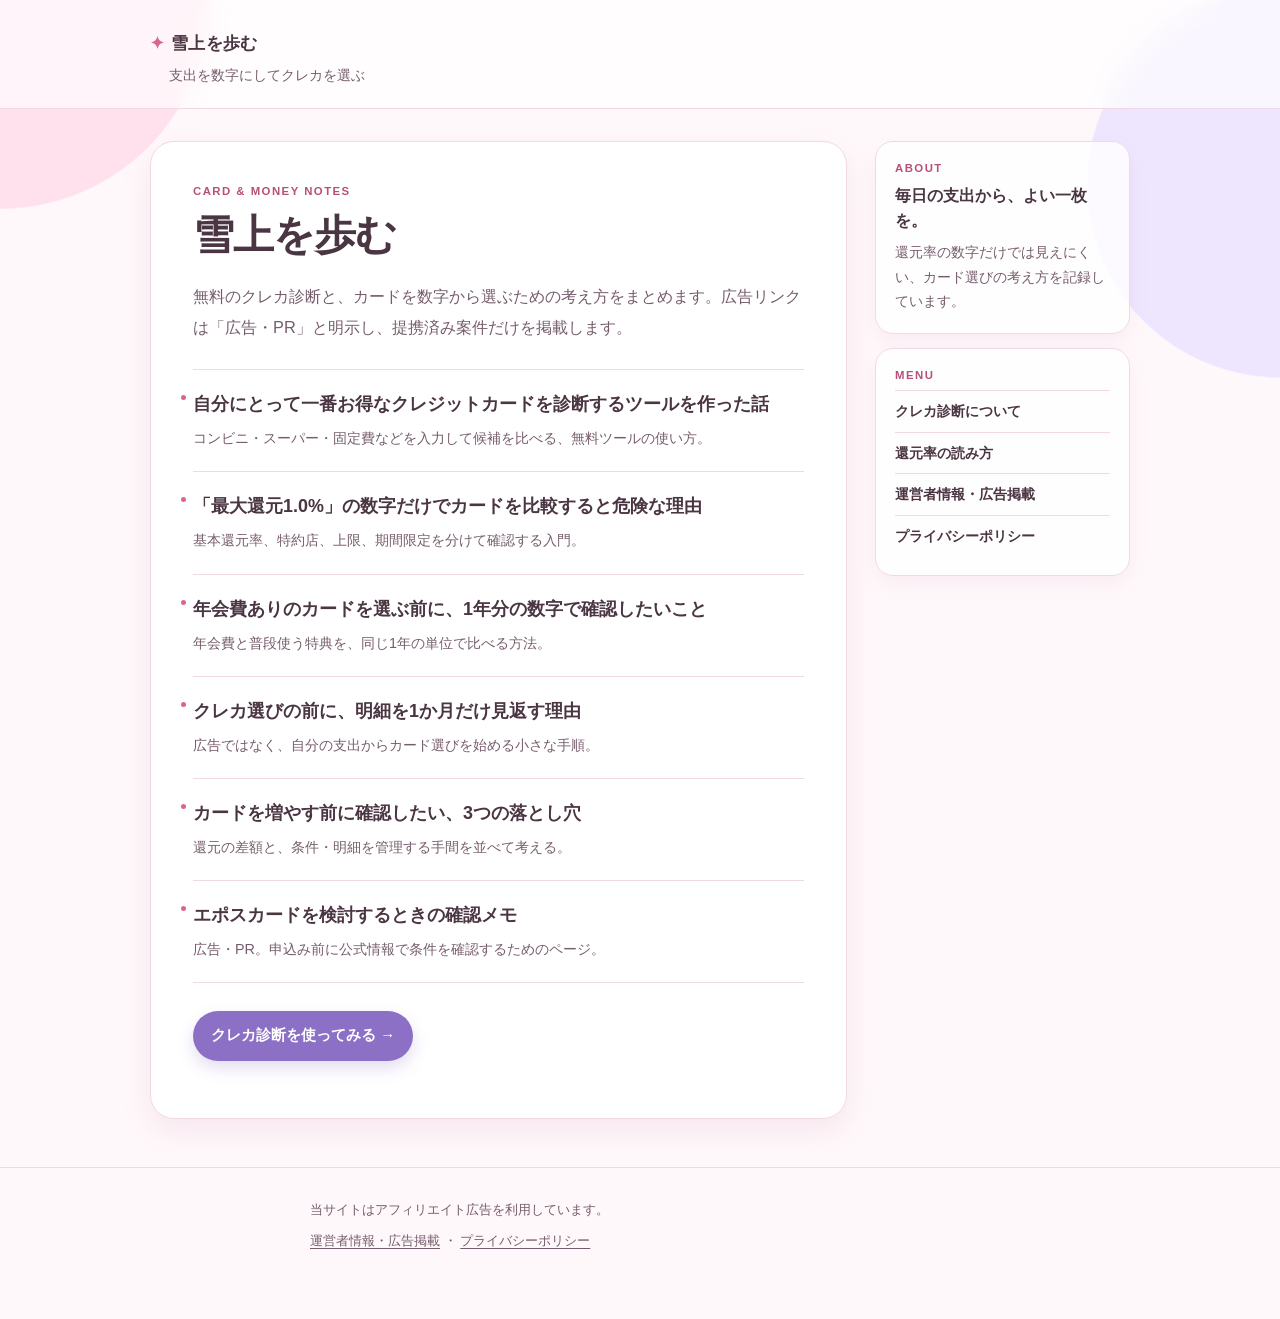
<file: blog/index.html>
<!doctype html>
<html lang="ja"><head><meta charset="utf-8"><meta name="viewport" content="width=device-width,initial-scale=1"><title>雪上を歩む</title><meta name="description" content="支出を数字にして、暮らしに合うクレジットカードを選ぶための記録です。"><link rel="stylesheet" href="style.css"></head>
<body><header class="site"><div class="wrap"><a class="home" href="index.html">雪上を歩む</a><div class="tagline">支出を数字にしてクレカを選ぶ</div></div></header><main class="blog-layout wrap"><section class="feed" aria-label="記事一覧"><p class="eyebrow">CARD &amp; MONEY NOTES</p><h1>雪上を歩む</h1><p class="lead">無料のクレカ診断と、カードを数字から選ぶための考え方をまとめます。広告リンクは「広告・PR」と明示し、提携済み案件だけを掲載します。</p><ul class="postlist"><li><a href="introducing-creca-optimizer.html">自分にとって一番お得なクレジットカードを診断するツールを作った話</a><div class="d">コンビニ・スーパー・固定費などを入力して候補を比べる、無料ツールの使い方。</div></li><li><a href="how-reward-rates-work.html">「最大還元1.0%」の数字だけでカードを比較すると危険な理由</a><div class="d">基本還元率、特約店、上限、期間限定を分けて確認する入門。</div></li><li><a href="annual-fee-checklist.html">年会費ありのカードを選ぶ前に、1年分の数字で確認したいこと</a><div class="d">年会費と普段使う特典を、同じ1年の単位で比べる方法。</div></li><li><a href="statement-csv-first.html">クレカ選びの前に、明細を1か月だけ見返す理由</a><div class="d">広告ではなく、自分の支出からカード選びを始める小さな手順。</div></li><li><a href="three-card-traps.html">カードを増やす前に確認したい、3つの落とし穴</a><div class="d">還元の差額と、条件・明細を管理する手間を並べて考える。</div></li><li><a href="epos-card.html">エポスカードを検討するときの確認メモ</a><div class="d">広告・PR。申込み前に公式情報で条件を確認するためのページ。</div></li></ul><p><a class="cta" href="../index.html">クレカ診断を使ってみる →</a></p></section><aside class="blog-aside" aria-label="ブログ案内"><section class="aside-card intro-card"><p class="aside-label">ABOUT</p><h2>毎日の支出から、よい一枚を。</h2><p>還元率の数字だけでは見えにくい、カード選びの考え方を記録しています。</p></section><nav class="aside-card" aria-label="サイト案内"><p class="aside-label">MENU</p><a href="introducing-creca-optimizer.html">クレカ診断について</a><a href="how-reward-rates-work.html">還元率の読み方</a><a href="../about.html">運営者情報・広告掲載</a><a href="../privacy.html">プライバシーポリシー</a></nav></aside></main><footer class="site"><div class="wrap"><p>当サイトはアフィリエイト広告を利用しています。</p><p><a href="../about.html">運営者情報・広告掲載</a> ・ <a href="../privacy.html">プライバシーポリシー</a></p></div></footer></body></html>
</file>
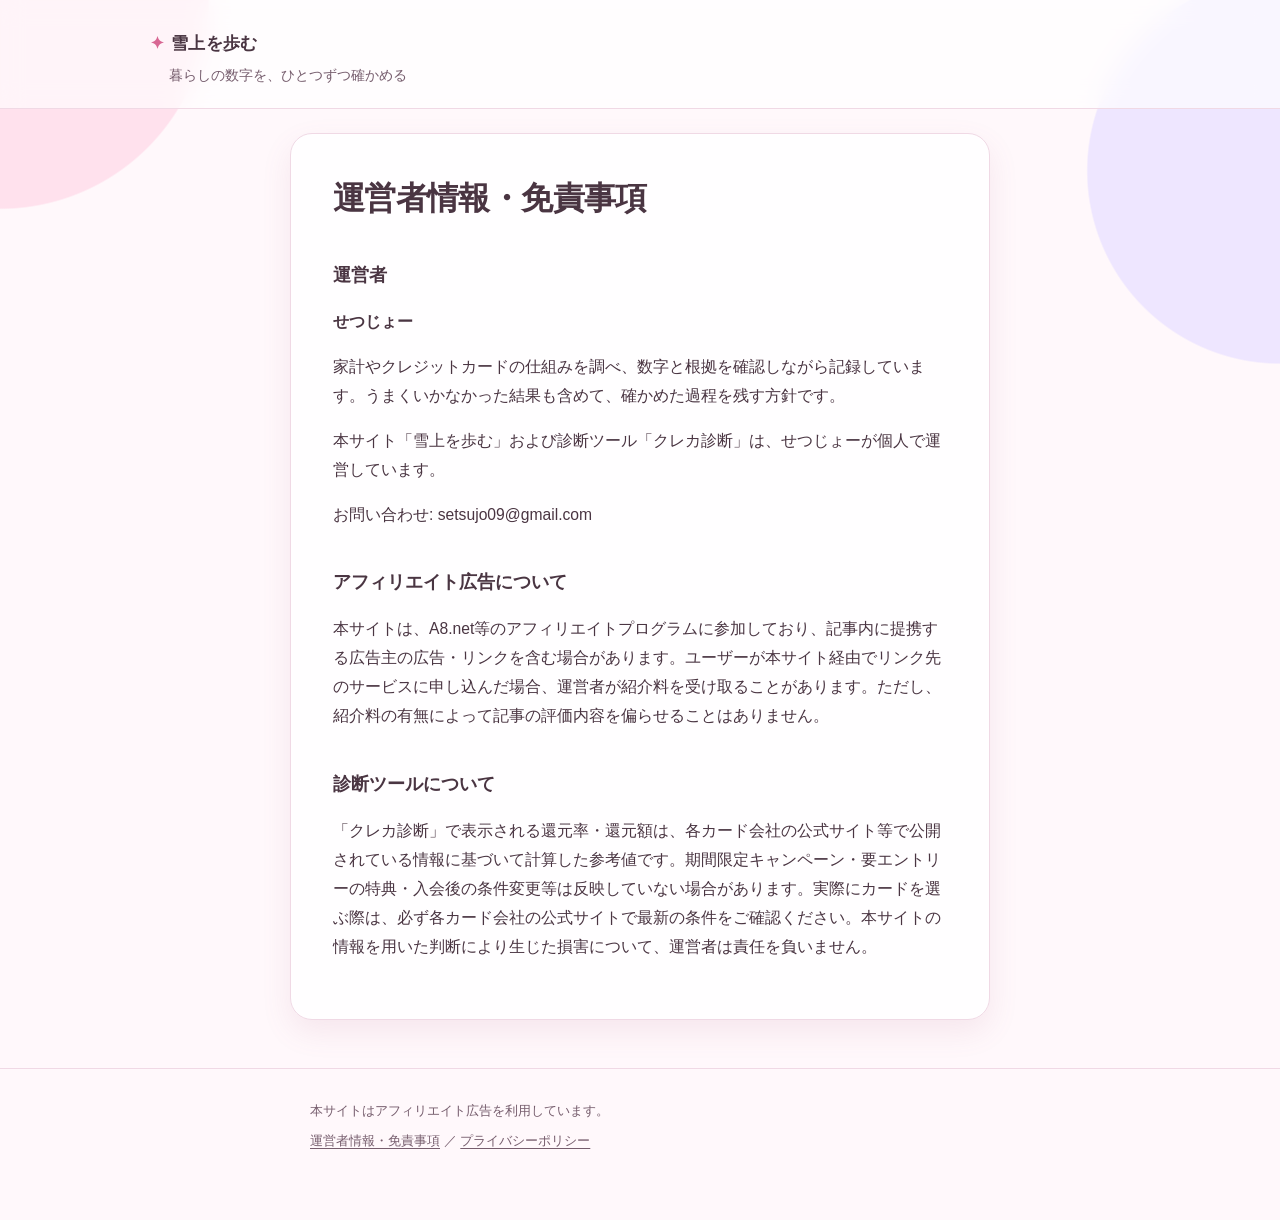
<file: about.html>
<!doctype html>
<html lang="ja">
<head>
<meta charset="utf-8">
<meta name="viewport" content="width=device-width,initial-scale=1">
<title>運営者情報・免責事項 | 雪上を歩む</title>
<meta name="description" content="雪上を歩むおよび診断ツール「クレカ診断」の運営者情報、アフィリエイト広告の表示、免責事項。">
<link rel="stylesheet" href="blog/style.css">
</head>
<body>

<header class="site">
  <div class="wrap">
    <a class="home" href="blog/index.html">雪上を歩む</a>
    <div class="tagline">暮らしの数字を、ひとつずつ確かめる</div>
  </div>
</header>

<main class="wrap">
  <h1>運営者情報・免責事項</h1>

  <h2>運営者</h2>
  <p><strong>せつじょー</strong></p>
  <p>家計やクレジットカードの仕組みを調べ、数字と根拠を確認しながら記録しています。うまくいかなかった結果も含めて、確かめた過程を残す方針です。</p>
  <p>本サイト「雪上を歩む」および診断ツール「クレカ診断」は、せつじょーが個人で運営しています。</p>
  <p>お問い合わせ: setsujo09@gmail.com</p>

  <h2>アフィリエイト広告について</h2>
  <p>本サイトは、A8.net等のアフィリエイトプログラムに参加しており、記事内に提携する広告主の広告・リンクを含む場合があります。ユーザーが本サイト経由でリンク先のサービスに申し込んだ場合、運営者が紹介料を受け取ることがあります。ただし、紹介料の有無によって記事の評価内容を偏らせることはありません。</p>

  <h2>診断ツールについて</h2>
  <p>「クレカ診断」で表示される還元率・還元額は、各カード会社の公式サイト等で公開されている情報に基づいて計算した参考値です。期間限定キャンペーン・要エントリーの特典・入会後の条件変更等は反映していない場合があります。実際にカードを選ぶ際は、必ず各カード会社の公式サイトで最新の条件をご確認ください。本サイトの情報を用いた判断により生じた損害について、運営者は責任を負いません。</p>
</main>

<footer class="site">
  <div class="wrap">
    <p>本サイトはアフィリエイト広告を利用しています。</p>
    <p><a href="about.html">運営者情報・免責事項</a> ／ <a href="privacy.html">プライバシーポリシー</a></p>
  </div>
</footer>

</body>
</html>
</file>
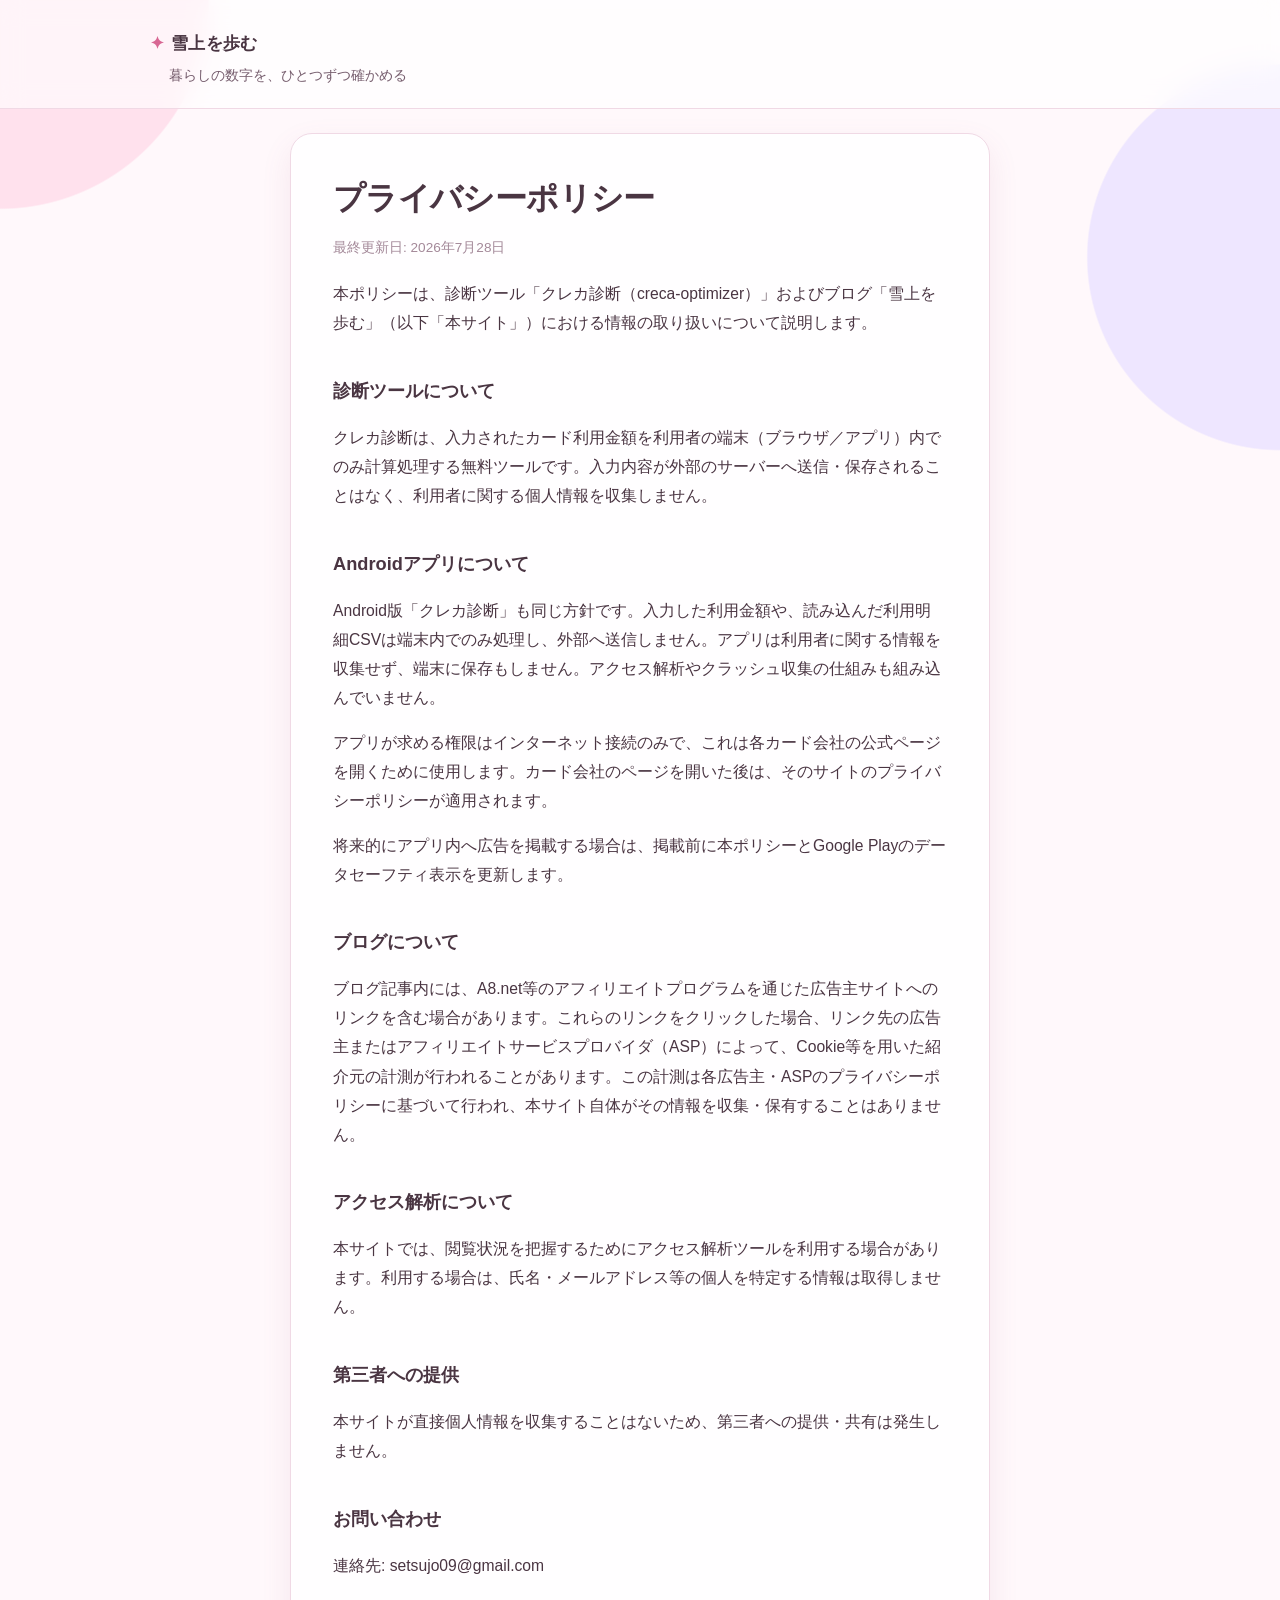
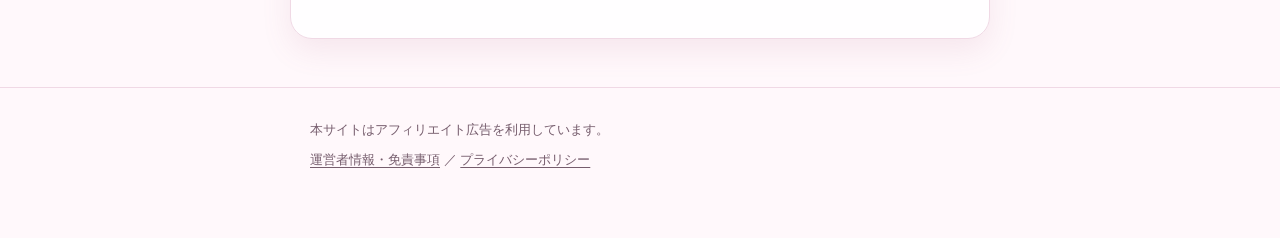
<file: privacy.html>
<!doctype html>
<html lang="ja">
<head>
<meta charset="utf-8">
<meta name="viewport" content="width=device-width,initial-scale=1">
<title>プライバシーポリシー | 雪上を歩む</title>
<meta name="description" content="診断ツール「クレカ診断」およびブログ「雪上を歩む」における情報の取り扱いについて。">
<link rel="stylesheet" href="blog/style.css">
</head>
<body>

<header class="site">
  <div class="wrap">
    <a class="home" href="blog/index.html">雪上を歩む</a>
    <div class="tagline">暮らしの数字を、ひとつずつ確かめる</div>
  </div>
</header>

<main class="wrap">
  <h1>プライバシーポリシー</h1>
  <p class="meta">最終更新日: 2026年7月28日</p>

  <p>本ポリシーは、診断ツール「クレカ診断（creca-optimizer）」およびブログ「雪上を歩む」（以下「本サイト」）における情報の取り扱いについて説明します。</p>

  <h2>診断ツールについて</h2>
  <p>クレカ診断は、入力されたカード利用金額を利用者の端末（ブラウザ／アプリ）内でのみ計算処理する無料ツールです。入力内容が外部のサーバーへ送信・保存されることはなく、利用者に関する個人情報を収集しません。</p>

  <h2>Androidアプリについて</h2>
  <p>Android版「クレカ診断」も同じ方針です。入力した利用金額や、読み込んだ利用明細CSVは端末内でのみ処理し、外部へ送信しません。アプリは利用者に関する情報を収集せず、端末に保存もしません。アクセス解析やクラッシュ収集の仕組みも組み込んでいません。</p>
  <p>アプリが求める権限はインターネット接続のみで、これは各カード会社の公式ページを開くために使用します。カード会社のページを開いた後は、そのサイトのプライバシーポリシーが適用されます。</p>
  <p>将来的にアプリ内へ広告を掲載する場合は、掲載前に本ポリシーとGoogle Playのデータセーフティ表示を更新します。</p>

  <h2>ブログについて</h2>
  <p>ブログ記事内には、A8.net等のアフィリエイトプログラムを通じた広告主サイトへのリンクを含む場合があります。これらのリンクをクリックした場合、リンク先の広告主またはアフィリエイトサービスプロバイダ（ASP）によって、Cookie等を用いた紹介元の計測が行われることがあります。この計測は各広告主・ASPのプライバシーポリシーに基づいて行われ、本サイト自体がその情報を収集・保有することはありません。</p>

  <h2>アクセス解析について</h2>
  <p>本サイトでは、閲覧状況を把握するためにアクセス解析ツールを利用する場合があります。利用する場合は、氏名・メールアドレス等の個人を特定する情報は取得しません。</p>

  <h2>第三者への提供</h2>
  <p>本サイトが直接個人情報を収集することはないため、第三者への提供・共有は発生しません。</p>

  <h2>お問い合わせ</h2>
  <p>連絡先: setsujo09@gmail.com</p>
</main>

<footer class="site">
  <div class="wrap">
    <p>本サイトはアフィリエイト広告を利用しています。</p>
    <p><a href="about.html">運営者情報・免責事項</a> ／ <a href="privacy.html">プライバシーポリシー</a></p>
  </div>
</footer>

</body>
</html>
</file>
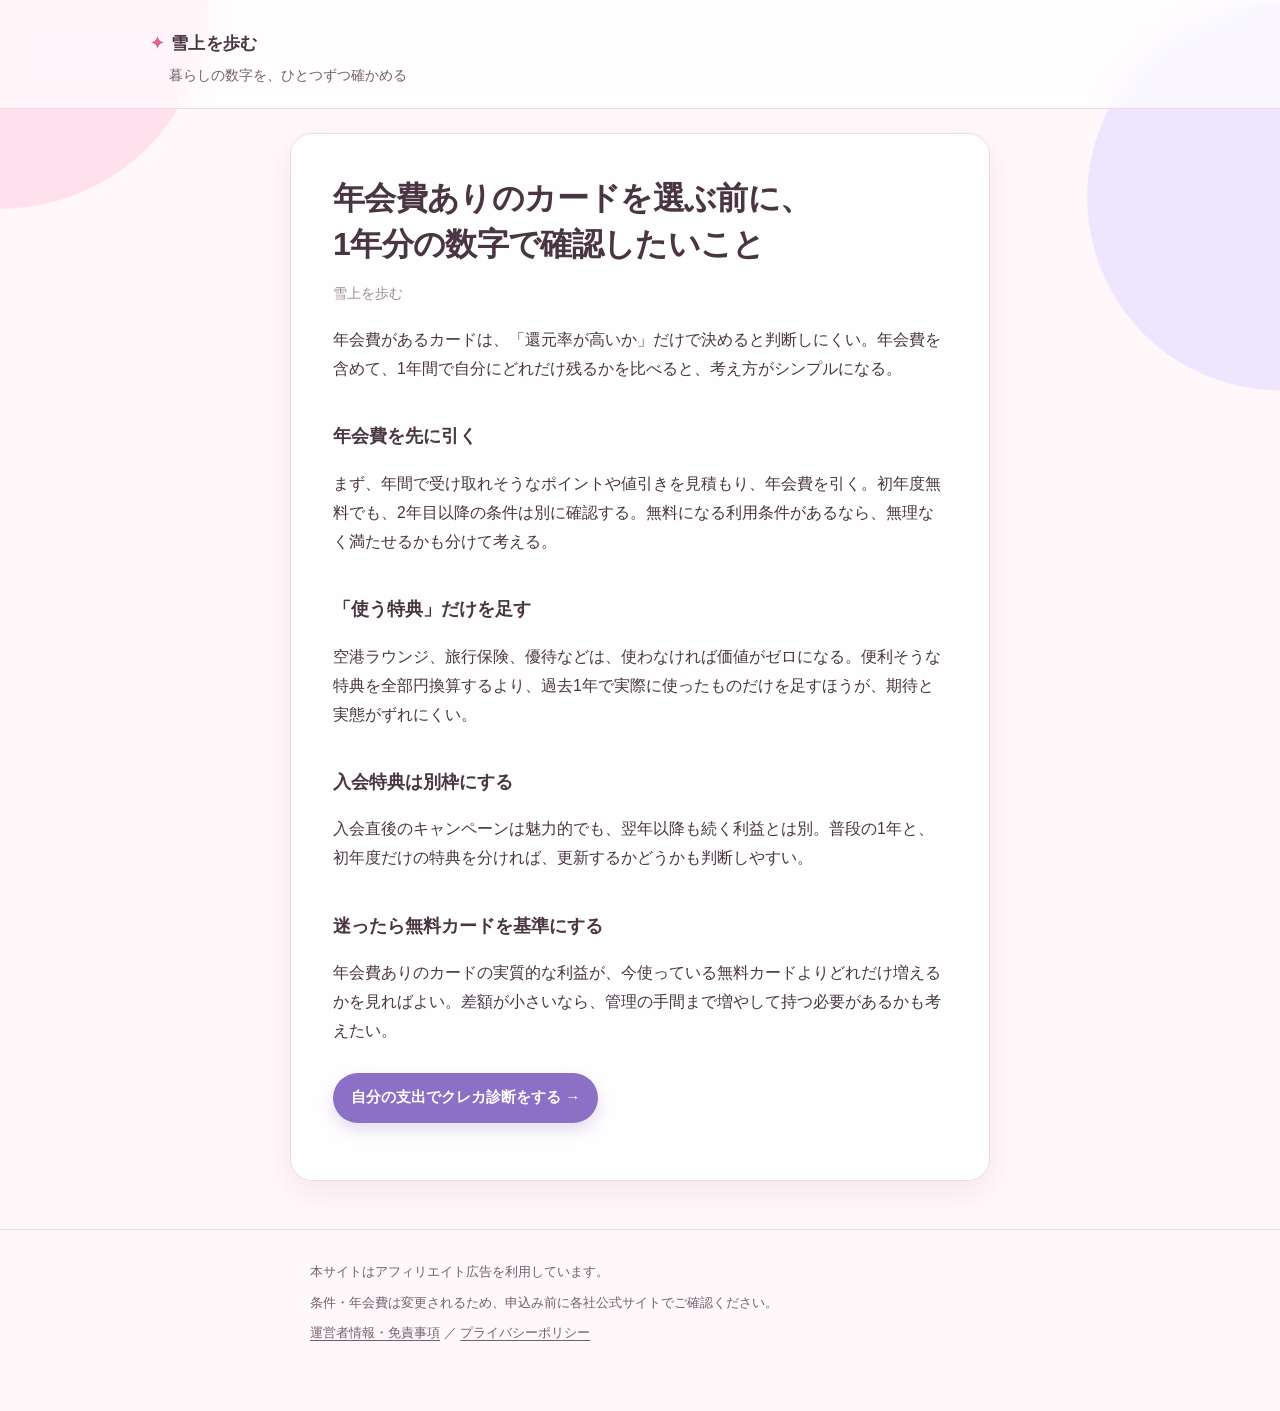
<file: blog/annual-fee-checklist.html>
<!doctype html>
<html lang="ja"><head><meta charset="utf-8"><meta name="viewport" content="width=device-width,initial-scale=1"><title>年会費ありのカードを選ぶ前に、1年分の数字で確認したいこと | 雪上を歩む</title><meta name="description" content="年会費と還元、使う特典を同じ1年間の単位で比べるためのシンプルな確認方法です。"><link rel="stylesheet" href="style.css"></head>
<body><header class="site"><div class="wrap"><a class="home" href="index.html">雪上を歩む</a><div class="tagline">暮らしの数字を、ひとつずつ確かめる</div></div></header><main class="wrap"><h1>年会費ありのカードを選ぶ前に、<br>1年分の数字で確認したいこと</h1><p class="meta">雪上を歩む</p><p>年会費があるカードは、「還元率が高いか」だけで決めると判断しにくい。年会費を含めて、1年間で自分にどれだけ残るかを比べると、考え方がシンプルになる。</p><h2>年会費を先に引く</h2><p>まず、年間で受け取れそうなポイントや値引きを見積もり、年会費を引く。初年度無料でも、2年目以降の条件は別に確認する。無料になる利用条件があるなら、無理なく満たせるかも分けて考える。</p><h2>「使う特典」だけを足す</h2><p>空港ラウンジ、旅行保険、優待などは、使わなければ価値がゼロになる。便利そうな特典を全部円換算するより、過去1年で実際に使ったものだけを足すほうが、期待と実態がずれにくい。</p><h2>入会特典は別枠にする</h2><p>入会直後のキャンペーンは魅力的でも、翌年以降も続く利益とは別。普段の1年と、初年度だけの特典を分ければ、更新するかどうかも判断しやすい。</p><h2>迷ったら無料カードを基準にする</h2><p>年会費ありのカードの実質的な利益が、今使っている無料カードよりどれだけ増えるかを見ればよい。差額が小さいなら、管理の手間まで増やして持つ必要があるかも考えたい。</p><p><a class="cta" href="../index.html">自分の支出でクレカ診断をする →</a></p></main><footer class="site"><div class="wrap"><p>本サイトはアフィリエイト広告を利用しています。</p><p>条件・年会費は変更されるため、申込み前に各社公式サイトでご確認ください。</p><p><a href="../about.html">運営者情報・免責事項</a> ／ <a href="../privacy.html">プライバシーポリシー</a></p></div></footer></body></html>
</file>
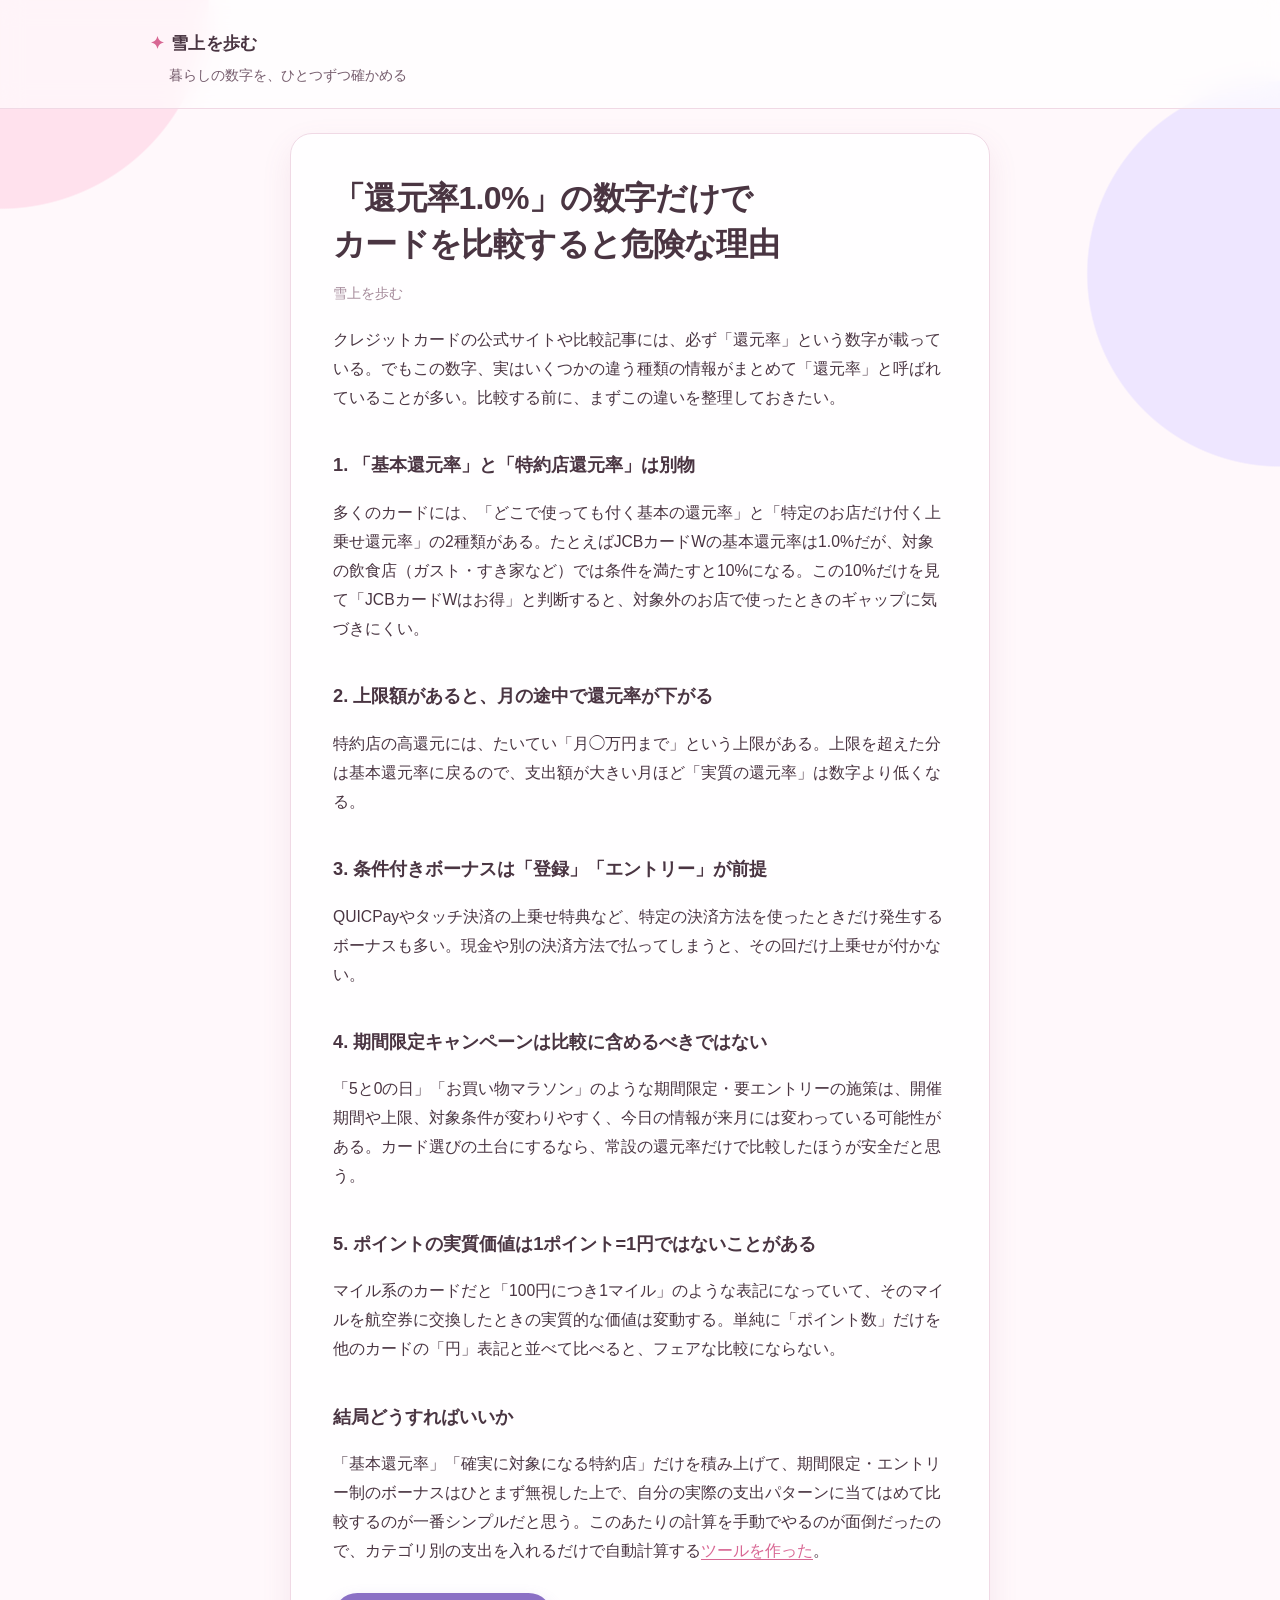
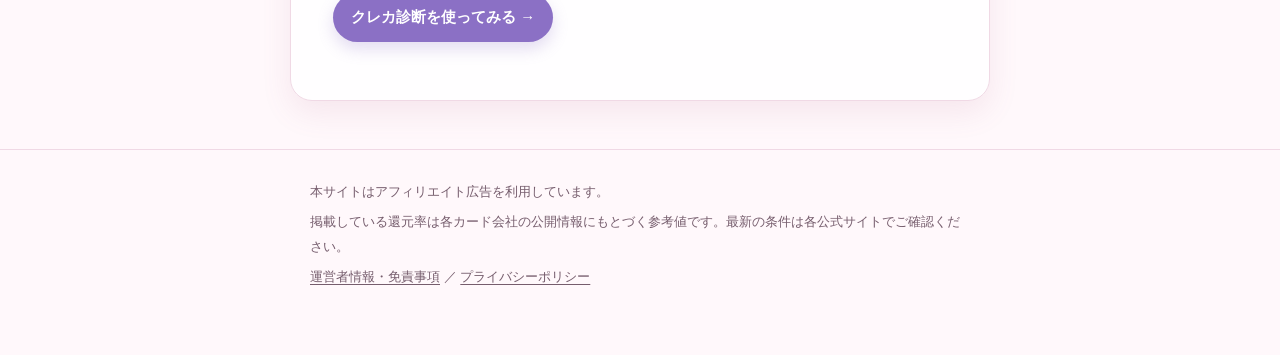
<file: blog/how-reward-rates-work.html>
<!doctype html>
<html lang="ja">
<head>
<meta charset="utf-8">
<meta name="viewport" content="width=device-width,initial-scale=1">
<title>「還元率1.0%」の数字だけでカードを比較すると危険な理由 | 雪上を歩む</title>
<meta name="description" content="還元率には基本還元率・特約店レート・上限つき・期間限定が混ざっています。カードを比較する前に整理しておきたい5つのポイント。">
<link rel="stylesheet" href="style.css">
</head>
<body>

<header class="site">
  <div class="wrap">
    <a class="home" href="index.html">雪上を歩む</a>
    <div class="tagline">暮らしの数字を、ひとつずつ確かめる</div>
  </div>
</header>

<main class="wrap">
  <h1>「還元率1.0%」の数字だけでカードを比較すると危険な理由</h1>
  <p class="meta">雪上を歩む</p>

  <p>クレジットカードの公式サイトや比較記事には、必ず「還元率」という数字が載っている。でもこの数字、実はいくつかの違う種類の情報がまとめて「還元率」と呼ばれていることが多い。比較する前に、まずこの違いを整理しておきたい。</p>

  <h2>1. 「基本還元率」と「特約店還元率」は別物</h2>
  <p>多くのカードには、「どこで使っても付く基本の還元率」と「特定のお店だけ付く上乗せ還元率」の2種類がある。たとえばJCBカードWの基本還元率は1.0%だが、対象の飲食店（ガスト・すき家など）では条件を満たすと10%になる。この10%だけを見て「JCBカードWはお得」と判断すると、対象外のお店で使ったときのギャップに気づきにくい。</p>

  <h2>2. 上限額があると、月の途中で還元率が下がる</h2>
  <p>特約店の高還元には、たいてい「月◯万円まで」という上限がある。上限を超えた分は基本還元率に戻るので、支出額が大きい月ほど「実質の還元率」は数字より低くなる。</p>

  <h2>3. 条件付きボーナスは「登録」「エントリー」が前提</h2>
  <p>QUICPayやタッチ決済の上乗せ特典など、特定の決済方法を使ったときだけ発生するボーナスも多い。現金や別の決済方法で払ってしまうと、その回だけ上乗せが付かない。</p>

  <h2>4. 期間限定キャンペーンは比較に含めるべきではない</h2>
  <p>「5と0の日」「お買い物マラソン」のような期間限定・要エントリーの施策は、開催期間や上限、対象条件が変わりやすく、今日の情報が来月には変わっている可能性がある。カード選びの土台にするなら、常設の還元率だけで比較したほうが安全だと思う。</p>

  <h2>5. ポイントの実質価値は1ポイント=1円ではないことがある</h2>
  <p>マイル系のカードだと「100円につき1マイル」のような表記になっていて、そのマイルを航空券に交換したときの実質的な価値は変動する。単純に「ポイント数」だけを他のカードの「円」表記と並べて比べると、フェアな比較にならない。</p>

  <h2>結局どうすればいいか</h2>
  <p>「基本還元率」「確実に対象になる特約店」だけを積み上げて、期間限定・エントリー制のボーナスはひとまず無視した上で、自分の実際の支出パターンに当てはめて比較するのが一番シンプルだと思う。このあたりの計算を手動でやるのが面倒だったので、カテゴリ別の支出を入れるだけで自動計算する<a href="introducing-creca-optimizer.html">ツールを作った</a>。</p>

  <p><a class="cta" href="../index.html">クレカ診断を使ってみる →</a></p>
</main>

<footer class="site">
  <div class="wrap">
    <p>本サイトはアフィリエイト広告を利用しています。</p>
    <p>掲載している還元率は各カード会社の公開情報にもとづく参考値です。最新の条件は各公式サイトでご確認ください。</p>
    <p><a href="../about.html">運営者情報・免責事項</a> ／ <a href="../privacy.html">プライバシーポリシー</a></p>
  </div>
</footer>

</body>
</html>
</file>
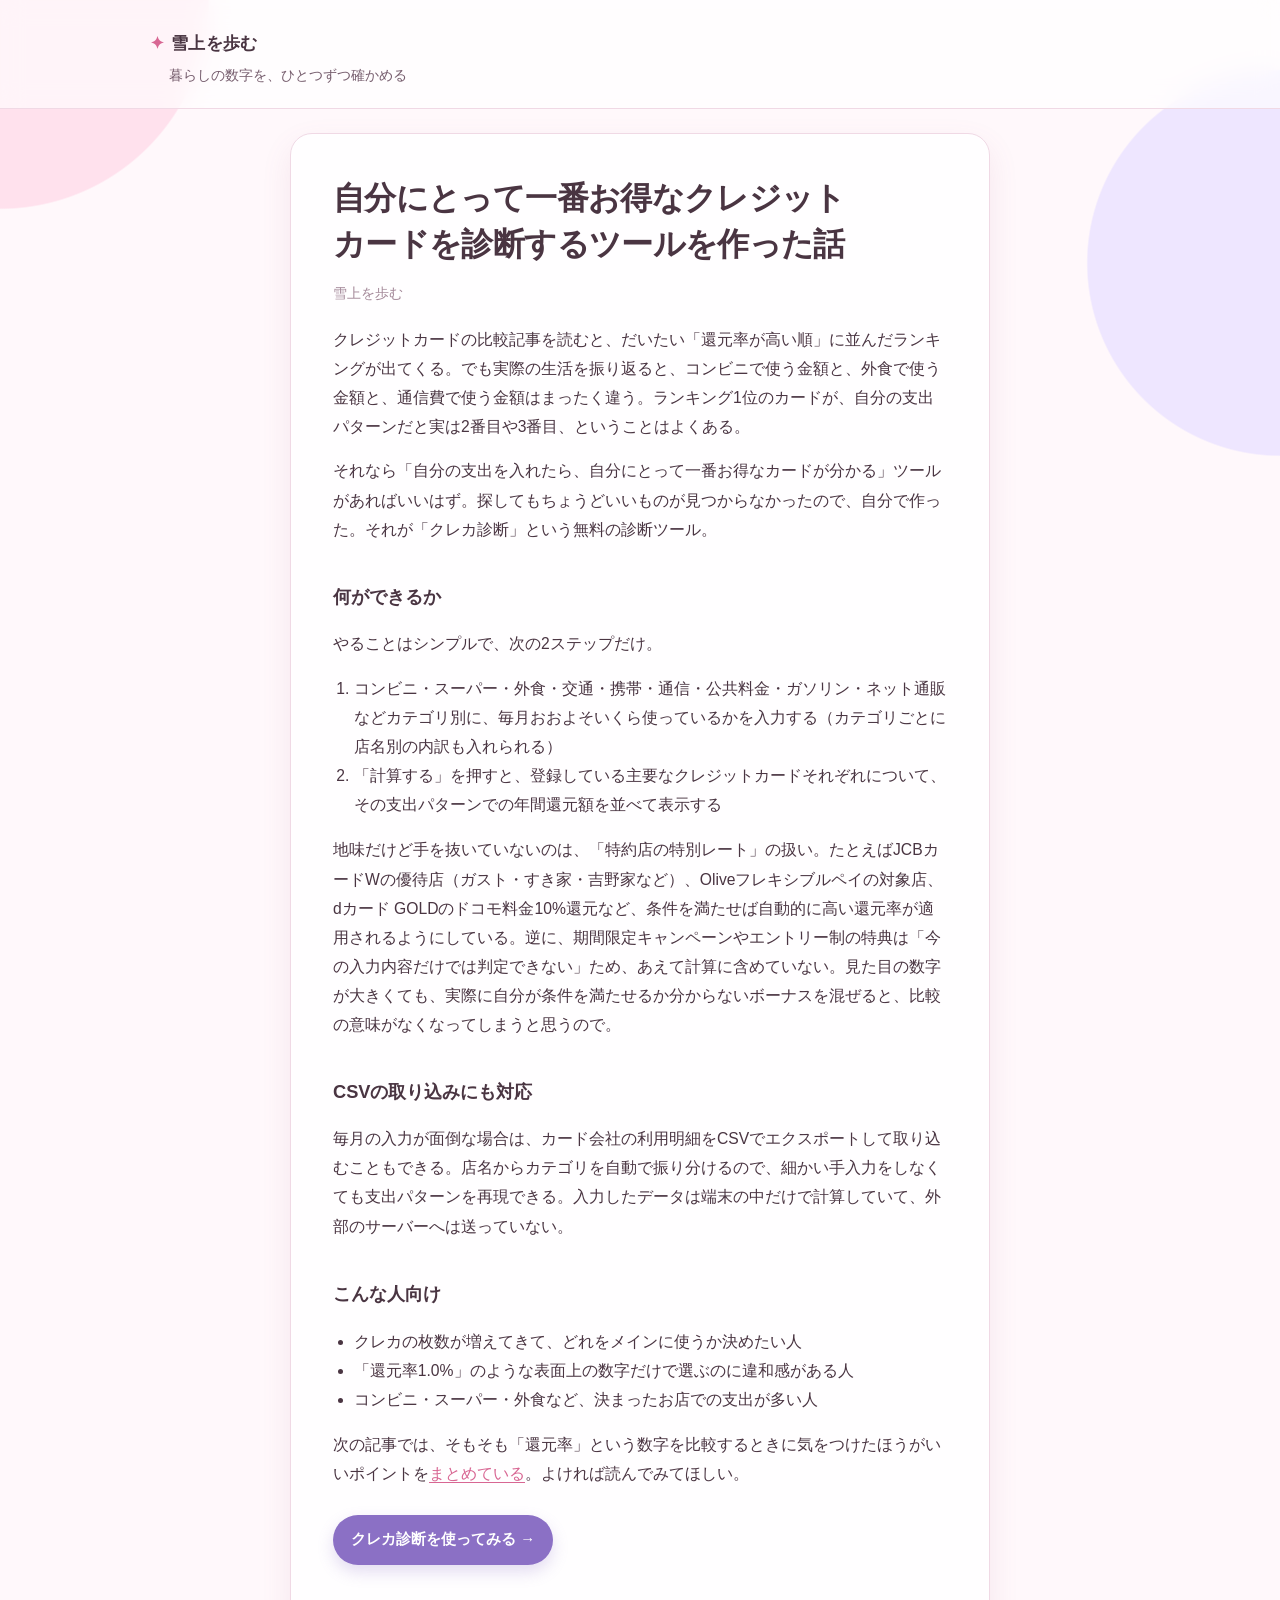
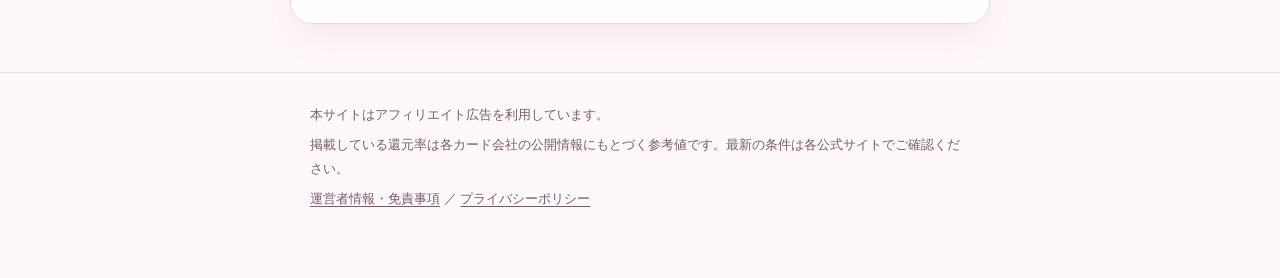
<file: blog/introducing-creca-optimizer.html>
<!doctype html>
<html lang="ja">
<head>
<meta charset="utf-8">
<meta name="viewport" content="width=device-width,initial-scale=1">
<title>自分にとって一番お得なクレジットカードを診断するツールを作った話 | 雪上を歩む</title>
<meta name="description" content="カテゴリ別の支出を入れるだけで、自分の使い方に一番合うクレジットカードが分かる無料の診断ツールを作りました。作った経緯と、特約店レートの扱い方について。">
<link rel="stylesheet" href="style.css">
</head>
<body>

<header class="site">
  <div class="wrap">
    <a class="home" href="index.html">雪上を歩む</a>
    <div class="tagline">暮らしの数字を、ひとつずつ確かめる</div>
  </div>
</header>

<main class="wrap">
  <h1>自分にとって一番お得なクレジットカードを診断するツールを作った話</h1>
  <p class="meta">雪上を歩む</p>

  <p>クレジットカードの比較記事を読むと、だいたい「還元率が高い順」に並んだランキングが出てくる。でも実際の生活を振り返ると、コンビニで使う金額と、外食で使う金額と、通信費で使う金額はまったく違う。ランキング1位のカードが、自分の支出パターンだと実は2番目や3番目、ということはよくある。</p>

  <p>それなら「自分の支出を入れたら、自分にとって一番お得なカードが分かる」ツールがあればいいはず。探してもちょうどいいものが見つからなかったので、自分で作った。それが「クレカ診断」という無料の診断ツール。</p>

  <h2>何ができるか</h2>
  <p>やることはシンプルで、次の2ステップだけ。</p>
  <ol>
    <li>コンビニ・スーパー・外食・交通・携帯・通信・公共料金・ガソリン・ネット通販などカテゴリ別に、毎月おおよそいくら使っているかを入力する（カテゴリごとに店名別の内訳も入れられる）</li>
    <li>「計算する」を押すと、登録している主要なクレジットカードそれぞれについて、その支出パターンでの年間還元額を並べて表示する</li>
  </ol>

  <p>地味だけど手を抜いていないのは、「特約店の特別レート」の扱い。たとえばJCBカードWの優待店（ガスト・すき家・吉野家など）、Oliveフレキシブルペイの対象店、dカード GOLDのドコモ料金10%還元など、条件を満たせば自動的に高い還元率が適用されるようにしている。逆に、期間限定キャンペーンやエントリー制の特典は「今の入力内容だけでは判定できない」ため、あえて計算に含めていない。見た目の数字が大きくても、実際に自分が条件を満たせるか分からないボーナスを混ぜると、比較の意味がなくなってしまうと思うので。</p>

  <h2>CSVの取り込みにも対応</h2>
  <p>毎月の入力が面倒な場合は、カード会社の利用明細をCSVでエクスポートして取り込むこともできる。店名からカテゴリを自動で振り分けるので、細かい手入力をしなくても支出パターンを再現できる。入力したデータは端末の中だけで計算していて、外部のサーバーへは送っていない。</p>

  <h2>こんな人向け</h2>
  <ul>
    <li>クレカの枚数が増えてきて、どれをメインに使うか決めたい人</li>
    <li>「還元率1.0%」のような表面上の数字だけで選ぶのに違和感がある人</li>
    <li>コンビニ・スーパー・外食など、決まったお店での支出が多い人</li>
  </ul>

  <p>次の記事では、そもそも「還元率」という数字を比較するときに気をつけたほうがいいポイントを<a href="how-reward-rates-work.html">まとめている</a>。よければ読んでみてほしい。</p>

  <p><a class="cta" href="../index.html">クレカ診断を使ってみる →</a></p>
</main>

<footer class="site">
  <div class="wrap">
    <p>本サイトはアフィリエイト広告を利用しています。</p>
    <p>掲載している還元率は各カード会社の公開情報にもとづく参考値です。最新の条件は各公式サイトでご確認ください。</p>
    <p><a href="../about.html">運営者情報・免責事項</a> ／ <a href="../privacy.html">プライバシーポリシー</a></p>
  </div>
</footer>

</body>
</html>
</file>
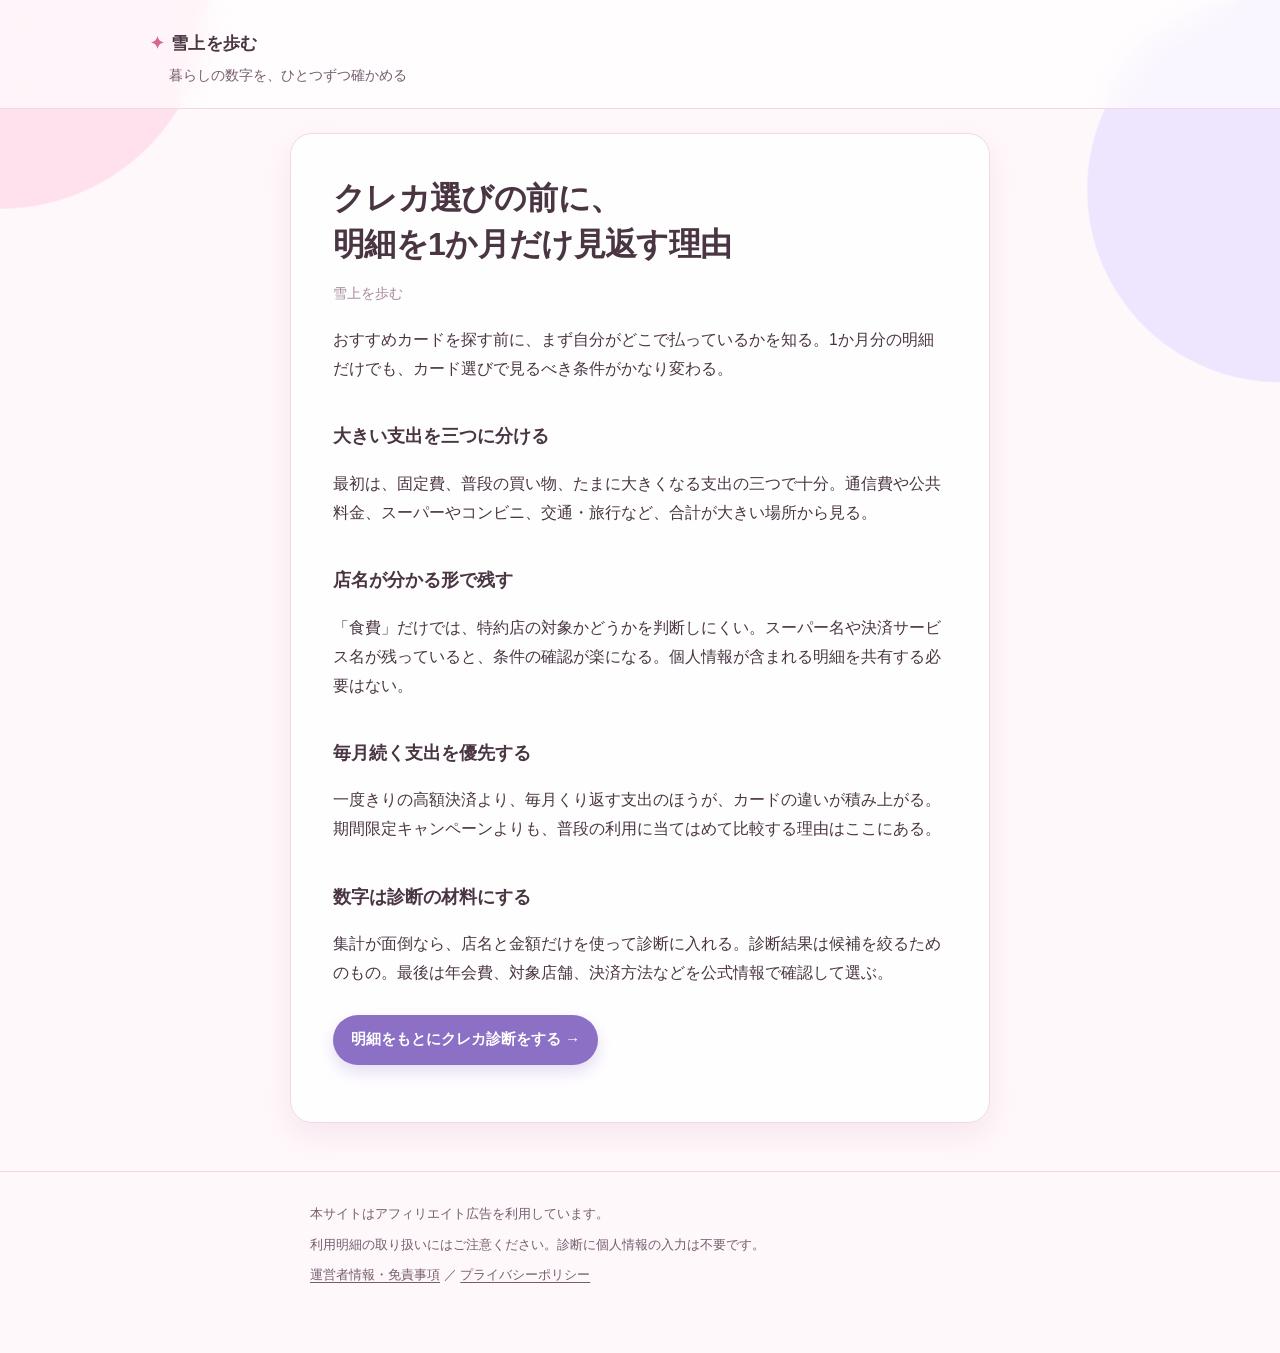
<file: blog/statement-csv-first.html>
<!doctype html>
<html lang="ja"><head><meta charset="utf-8"><meta name="viewport" content="width=device-width,initial-scale=1"><title>クレカ選びの前に、明細を1か月だけ見返す理由 | 雪上を歩む</title><meta name="description" content="カードの広告ではなく、自分の利用明細からカード選びを始めるための小さな手順です。"><link rel="stylesheet" href="style.css"></head>
<body><header class="site"><div class="wrap"><a class="home" href="index.html">雪上を歩む</a><div class="tagline">暮らしの数字を、ひとつずつ確かめる</div></div></header><main class="wrap"><h1>クレカ選びの前に、<br>明細を1か月だけ見返す理由</h1><p class="meta">雪上を歩む</p><p>おすすめカードを探す前に、まず自分がどこで払っているかを知る。1か月分の明細だけでも、カード選びで見るべき条件がかなり変わる。</p><h2>大きい支出を三つに分ける</h2><p>最初は、固定費、普段の買い物、たまに大きくなる支出の三つで十分。通信費や公共料金、スーパーやコンビニ、交通・旅行など、合計が大きい場所から見る。</p><h2>店名が分かる形で残す</h2><p>「食費」だけでは、特約店の対象かどうかを判断しにくい。スーパー名や決済サービス名が残っていると、条件の確認が楽になる。個人情報が含まれる明細を共有する必要はない。</p><h2>毎月続く支出を優先する</h2><p>一度きりの高額決済より、毎月くり返す支出のほうが、カードの違いが積み上がる。期間限定キャンペーンよりも、普段の利用に当てはめて比較する理由はここにある。</p><h2>数字は診断の材料にする</h2><p>集計が面倒なら、店名と金額だけを使って診断に入れる。診断結果は候補を絞るためのもの。最後は年会費、対象店舗、決済方法などを公式情報で確認して選ぶ。</p><p><a class="cta" href="../index.html">明細をもとにクレカ診断をする →</a></p></main><footer class="site"><div class="wrap"><p>本サイトはアフィリエイト広告を利用しています。</p><p>利用明細の取り扱いにはご注意ください。診断に個人情報の入力は不要です。</p><p><a href="../about.html">運営者情報・免責事項</a> ／ <a href="../privacy.html">プライバシーポリシー</a></p></div></footer></body></html>
</file>
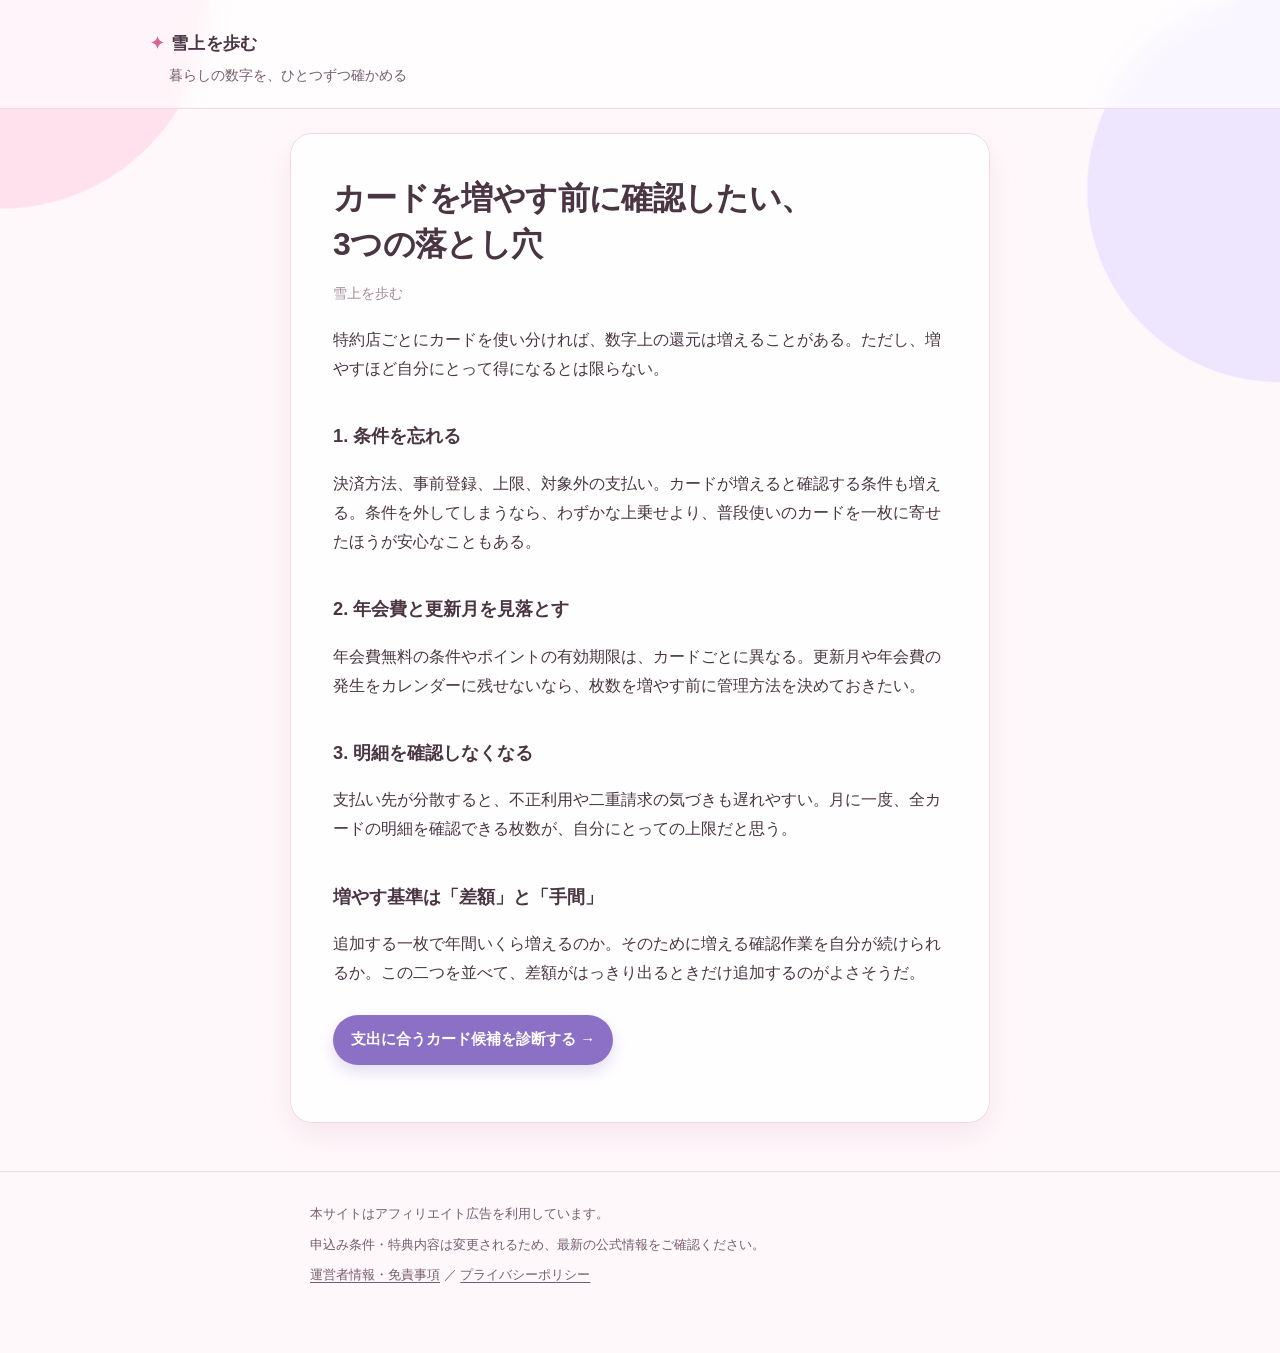
<file: blog/three-card-traps.html>
<!doctype html>
<html lang="ja"><head><meta charset="utf-8"><meta name="viewport" content="width=device-width,initial-scale=1"><title>カードを増やす前に確認したい、3つの落とし穴 | 雪上を歩む</title><meta name="description" content="カードを増やすほど得になるとは限らない理由と、管理できる枚数を考えるためのチェックポイントです。"><link rel="stylesheet" href="style.css"></head>
<body><header class="site"><div class="wrap"><a class="home" href="index.html">雪上を歩む</a><div class="tagline">暮らしの数字を、ひとつずつ確かめる</div></div></header><main class="wrap"><h1>カードを増やす前に確認したい、<br>3つの落とし穴</h1><p class="meta">雪上を歩む</p><p>特約店ごとにカードを使い分ければ、数字上の還元は増えることがある。ただし、増やすほど自分にとって得になるとは限らない。</p><h2>1. 条件を忘れる</h2><p>決済方法、事前登録、上限、対象外の支払い。カードが増えると確認する条件も増える。条件を外してしまうなら、わずかな上乗せより、普段使いのカードを一枚に寄せたほうが安心なこともある。</p><h2>2. 年会費と更新月を見落とす</h2><p>年会費無料の条件やポイントの有効期限は、カードごとに異なる。更新月や年会費の発生をカレンダーに残せないなら、枚数を増やす前に管理方法を決めておきたい。</p><h2>3. 明細を確認しなくなる</h2><p>支払い先が分散すると、不正利用や二重請求の気づきも遅れやすい。月に一度、全カードの明細を確認できる枚数が、自分にとっての上限だと思う。</p><h2>増やす基準は「差額」と「手間」</h2><p>追加する一枚で年間いくら増えるのか。そのために増える確認作業を自分が続けられるか。この二つを並べて、差額がはっきり出るときだけ追加するのがよさそうだ。</p><p><a class="cta" href="../index.html">支出に合うカード候補を診断する →</a></p></main><footer class="site"><div class="wrap"><p>本サイトはアフィリエイト広告を利用しています。</p><p>申込み条件・特典内容は変更されるため、最新の公式情報をご確認ください。</p><p><a href="../about.html">運営者情報・免責事項</a> ／ <a href="../privacy.html">プライバシーポリシー</a></p></div></footer></body></html>
</file>
<file: blog/style.css>
:root{
  --bg:#fff8fb; --surface:#fff; --surface-soft:#fff1f7; --fg:#4a3542;
  --muted:#765d6d; --faint:#a48999; --accent:#d86693; --accent-strong:#bc4e7c;
  --lavender:#8b70c5; --lavender-soft:#f0eaff; --border:#f0d9e5;
  --tag-bg:#ffe4ef; --tag-fg:#b84f79; --shadow:0 12px 30px rgba(174,90,128,.11);
}

*{box-sizing:border-box}
html,body{margin:0;padding:0}
body{
  background:radial-gradient(circle at 0 0,#ffe1ed 0 13rem,transparent 13.1rem),radial-gradient(circle at 100% 14%,#eee6ff 0 12rem,transparent 12.1rem),var(--bg); color:var(--fg);
  font-family:-apple-system,BlinkMacSystemFont,"Segoe UI","Hiragino Kaku Gothic ProN",Meiryo,sans-serif;
  line-height:1.85;
}
img{max-width:100%}

.wrap{max-width:700px;margin:0 auto;padding:0 20px}

header.site{padding:28px 0 20px;border-bottom:1px solid var(--border);background:rgba(255,255,255,.64);backdrop-filter:blur(12px)}
header.site a.home{font-weight:800;text-decoration:none;color:var(--fg);font-size:1.08rem;letter-spacing:.01em}
header.site a.home::before{content:"✦";color:var(--accent);margin-right:7px}
header.site .tagline{color:var(--muted);font-size:.85rem;margin-top:3px;padding-left:19px}

main{padding:30px 0 8px}
main.wrap{margin-top:24px;background:rgba(255,255,255,.93);border:1px solid var(--border);border-radius:22px;padding:clamp(22px,5vw,42px);box-shadow:var(--shadow)}
h1{font-size:clamp(1.5rem,4vw,2rem);line-height:1.42;margin:0 0 12px;text-wrap:balance;letter-spacing:-.02em}
h2{font-size:1.14rem;margin-top:2em;color:var(--fg)}
p,li{font-size:0.98rem}
ol,ul{padding-left:1.3em}
.meta{color:var(--faint);font-size:.85rem;margin-bottom:1.4em}
.lead{color:var(--muted);font-size:1.02rem;line-height:1.9}

a{color:var(--accent);text-decoration-thickness:1px;text-underline-offset:3px}
a:hover{color:var(--accent-strong)}
a:focus-visible{outline:2px solid var(--lavender);outline-offset:3px;border-radius:3px}

.cta{
  display:inline-block;margin-top:12px;padding:11px 18px;background:var(--lavender);
  color:#fff;font-weight:750;border-radius:999px;text-decoration:none;font-size:.93rem;
  box-shadow:0 7px 16px rgba(139,112,197,.24);transition:transform .12s ease,background .15s ease;
}
.cta:hover{background:#7358af;color:#fff;transform:translateY(-1px)}

.postlist{list-style:none;padding:0;margin:18px 0 0}
.postlist li{border:1px solid var(--border);border-radius:15px;padding:16px 17px;margin:10px 0;background:linear-gradient(135deg,var(--surface),var(--surface-soft));transition:transform .12s ease,box-shadow .12s ease}
.postlist li:hover{transform:translateY(-2px);box-shadow:0 8px 18px rgba(183,91,134,.10)}
.postlist a{text-decoration:none;color:var(--fg);font-weight:750}
.postlist a:hover{color:var(--accent)}
.postlist .d{color:var(--muted);font-size:.91rem;margin-top:5px;line-height:1.75}

.ad-slot{margin:26px 0;padding:18px;background:var(--surface-soft);border:1px solid var(--border);border-radius:16px;text-align:center}
.ad-slot p{margin:0 0 12px;color:var(--muted);font-size:.82rem}
.ad-slot img{max-width:100%;height:auto}

footer.site{
  margin-top:48px;padding:24px 0 60px;border-top:1px solid var(--border);
  color:var(--muted);font-size:.82rem;
}
footer.site p{font-size:0.82rem;margin:6px 0}
footer.site a{color:var(--muted)}

/* Blog index: editorial two-column layout using this site's own palette. */
header.site .wrap{max-width:1020px}
.blog-layout.wrap{
  max-width:1020px;margin-top:32px;padding:0 20px;background:transparent;border:0;
  box-shadow:none;display:grid;grid-template-columns:minmax(0,1fr) 255px;gap:28px;align-items:start;
}
.feed{background:rgba(255,255,255,.94);border:1px solid var(--border);border-radius:24px;padding:clamp(25px,4vw,42px);box-shadow:var(--shadow)}
.feed .eyebrow,.aside-label{margin:0 0 8px;color:var(--tag-fg);font-size:.71rem;font-weight:800;letter-spacing:.13em;line-height:1.3}
.feed h1{font-size:clamp(1.8rem,4vw,2.55rem);margin-bottom:14px}
.feed .postlist{margin-top:26px}
.feed .postlist li{position:relative;margin:0;padding:20px 0;border:0;border-bottom:1px solid var(--border);border-radius:0;background:transparent}
.feed .postlist li:first-child{border-top:1px solid var(--border)}
.feed .postlist li:hover{transform:none;box-shadow:none}
.feed .postlist li::before{content:"";position:absolute;left:-12px;top:25px;width:5px;height:5px;border-radius:50%;background:var(--accent)}
.feed .postlist a{font-size:1.12rem;line-height:1.55}
.feed .postlist .d{font-size:.9rem;margin-top:7px}
.blog-aside{display:grid;gap:14px}
.aside-card{padding:19px;background:rgba(255,255,255,.82);border:1px solid var(--border);border-radius:18px;box-shadow:0 8px 20px rgba(174,90,128,.07)}
.aside-card h2{font-size:1rem;line-height:1.55;margin:0 0 8px}
.aside-card p:last-child{margin:0;color:var(--muted);font-size:.86rem;line-height:1.75}
.aside-card a{display:block;padding:10px 0;border-top:1px solid var(--border);color:var(--fg);font-size:.88rem;font-weight:650;text-decoration:none;line-height:1.45}
.aside-card a:hover{color:var(--accent)}

@media (max-width:760px){
  body{background:linear-gradient(145deg,#fff2f7 0,#fff8fb 36%,#f6f1ff 100%)}
  header.site{padding:20px 0 17px}
  header.site a.home{font-size:1.15rem}
  .blog-layout.wrap{display:block;margin-top:16px;padding:0 14px}
  .feed{border-radius:19px;padding:24px 20px}
  .feed h1{font-size:1.75rem}
  .feed .lead{font-size:.96rem}
  .feed .postlist{margin-top:20px}
  .feed .postlist li{padding:17px 0 17px 3px}
  .feed .postlist a{font-size:1.02rem}
  .feed .postlist li::before{left:-7px;top:23px}
  .blog-aside{margin-top:16px;grid-template-columns:1fr 1fr;gap:10px}
  .aside-card{padding:15px;border-radius:15px}
  .aside-card h2{font-size:.93rem}
  .aside-card p:last-child{font-size:.8rem}
  .aside-card a{font-size:.82rem;padding:8px 0}
  footer.site{margin-top:32px;padding:20px 14px 44px}
}

@media (max-width:430px){.blog-aside{grid-template-columns:1fr}}

.ledger-summary{display:grid;grid-template-columns:repeat(5,minmax(0,1fr));gap:9px;margin:24px 0 30px}
.ledger-summary div{padding:13px 10px;background:var(--surface-soft);border:1px solid var(--border);border-radius:13px;text-align:center}
.ledger-summary span{display:block;color:var(--muted);font-size:.76rem;line-height:1.4}
.ledger-summary strong{display:block;margin-top:3px;font-size:1rem;line-height:1.45}
.table-scroll{overflow-x:auto;margin:14px 0 28px;border:1px solid var(--border);border-radius:13px}
table{width:100%;border-collapse:collapse;min-width:560px;font-size:.9rem}
th,td{padding:10px 12px;border-bottom:1px solid var(--border);text-align:right;white-space:nowrap}
th:first-child,td:first-child{text-align:left}
thead,tfoot{background:var(--surface-soft)}
tbody tr:last-child td{border-bottom:0}

@media (max-width:760px){.ledger-summary{grid-template-columns:repeat(2,minmax(0,1fr))}.ledger-summary div:last-child{grid-column:span 2}}
</file>
